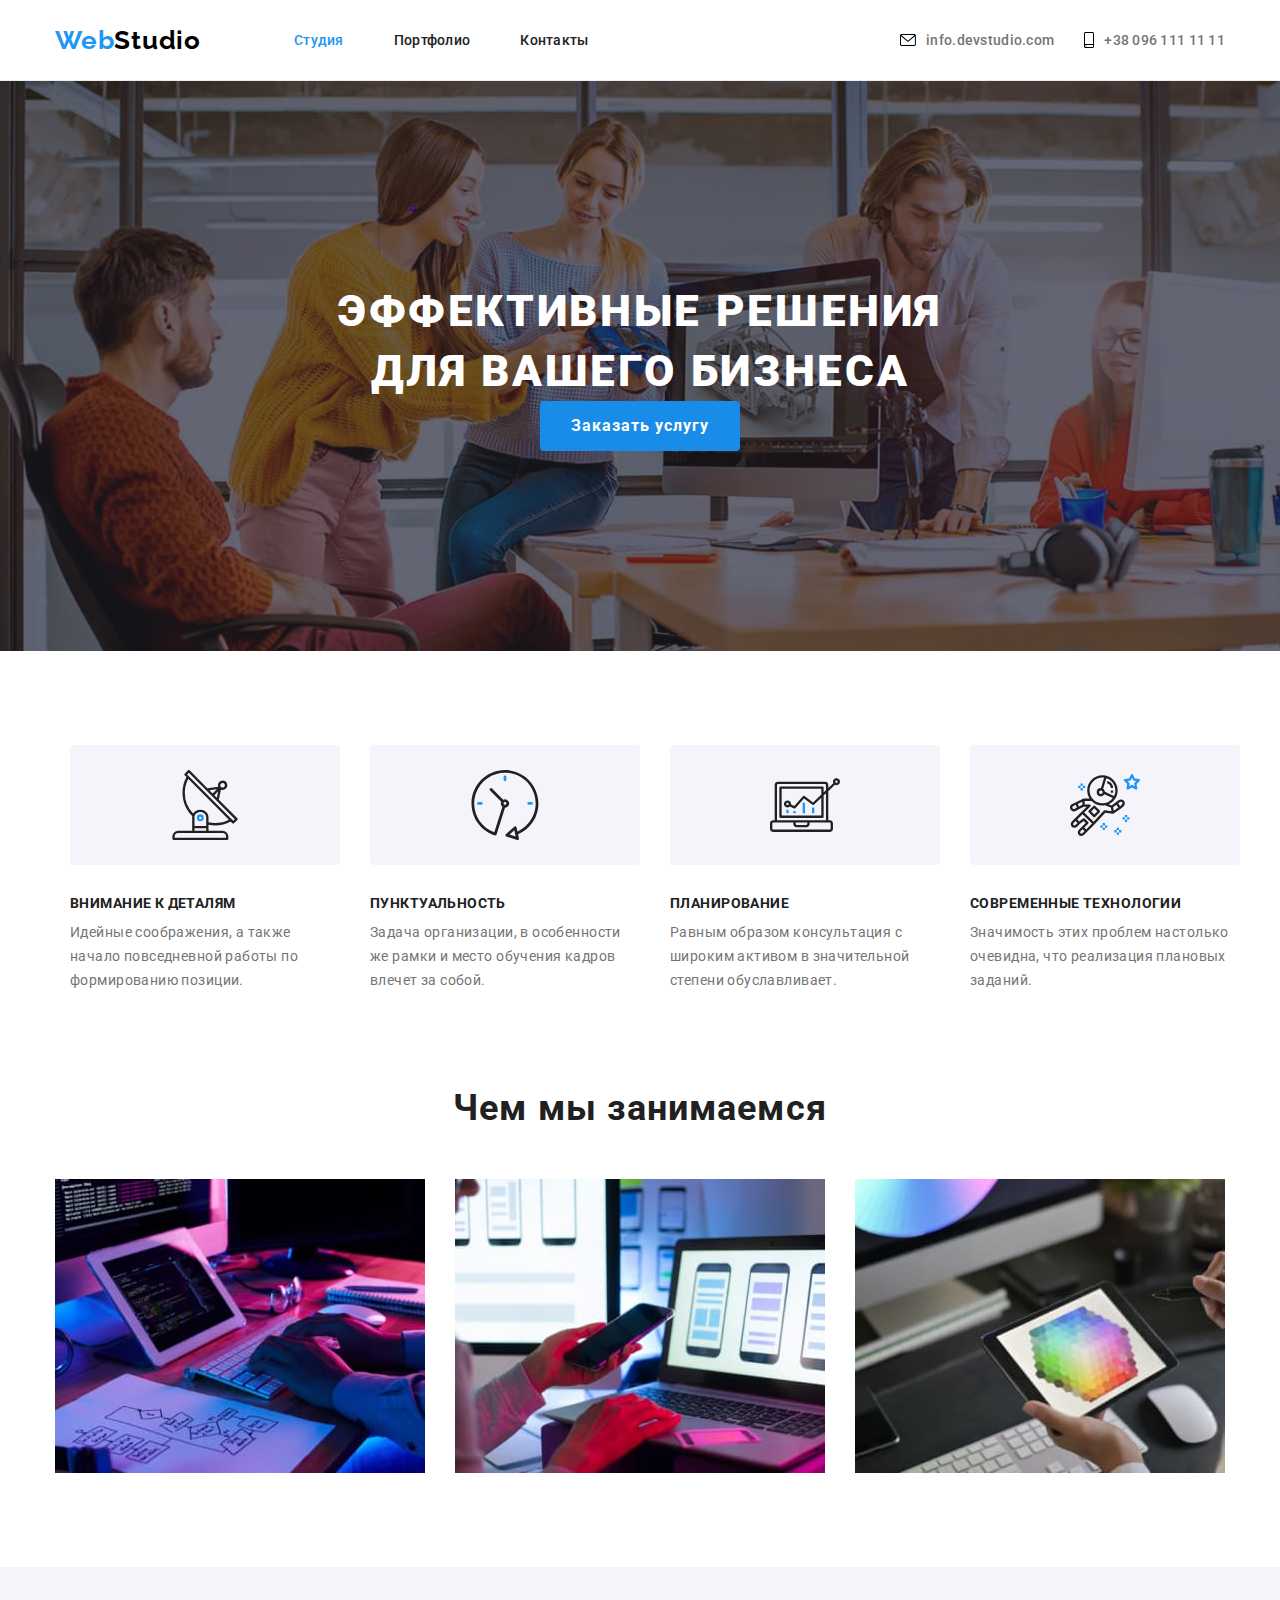
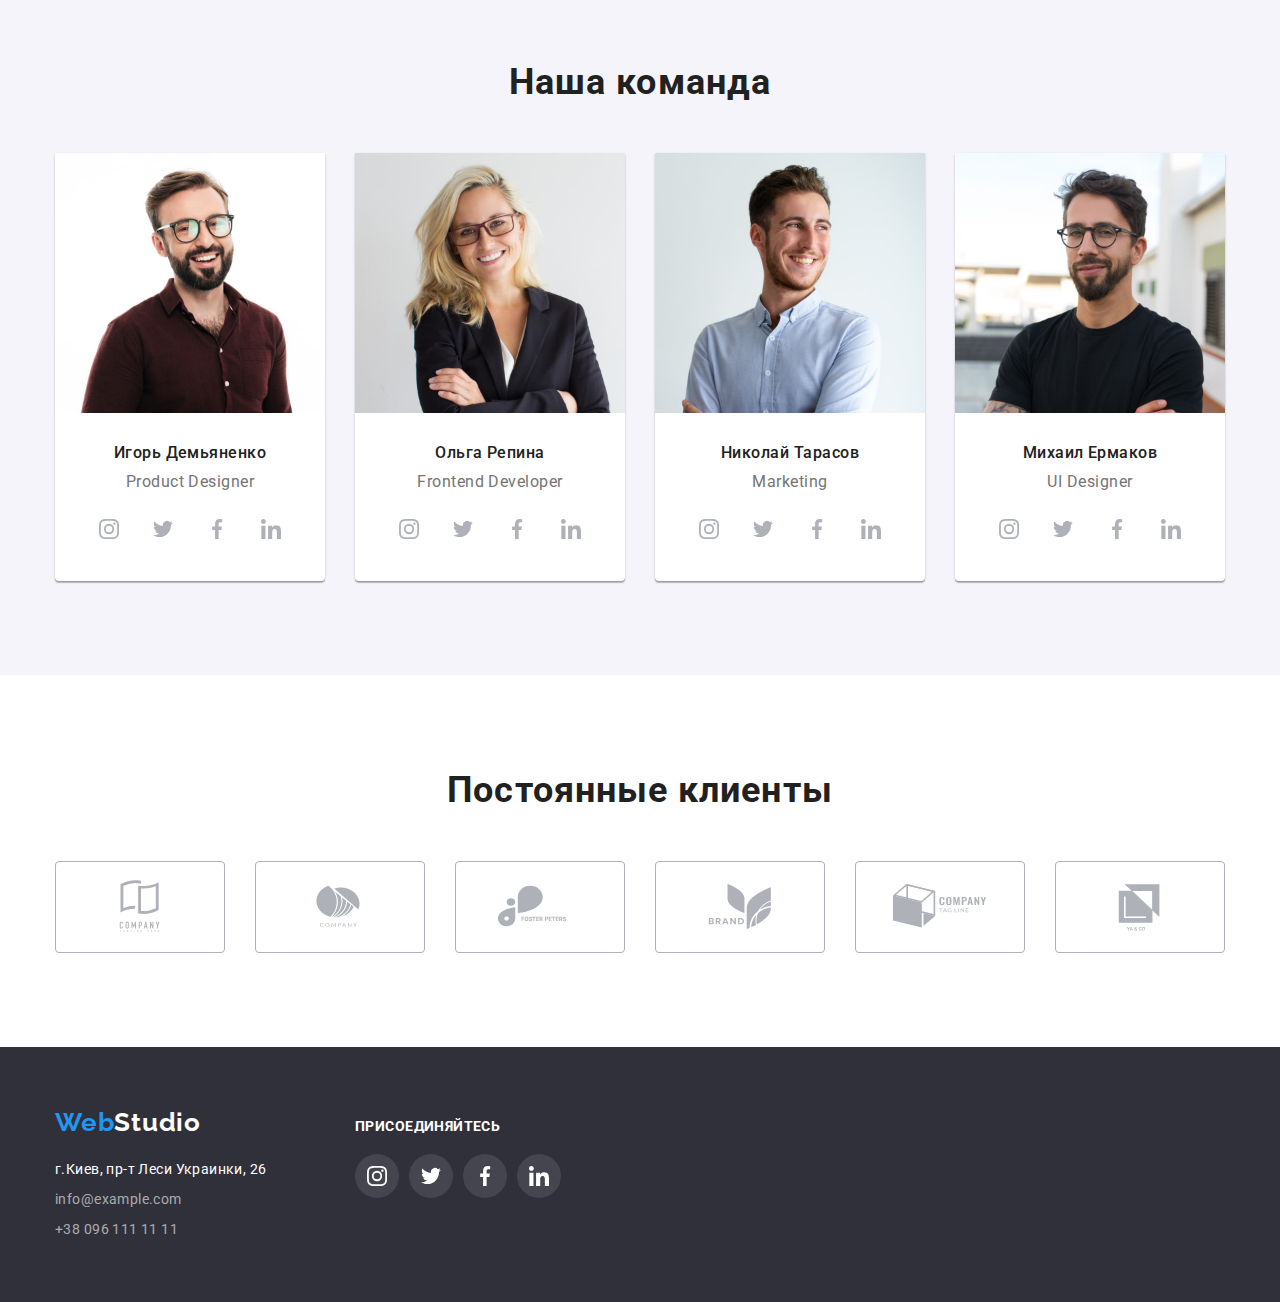
<file: index.html>
<!DOCTYPE html>
<html lang="ru">

<head>
    <meta charset="UTF-8">
    <meta http-equiv="X-UA-Compatible" content="IE=edge">
    <meta name="viewport" content="width=device-width, initial-scale=1.0">
    <title>Document</title>
    <link rel="preconnect" href="https://fonts.googleapis.com">
    <link rel="preconnect" href="https://fonts.gstatic.com" crossorigin>
    <link
        href="https://fonts.googleapis.com/css2?family=Raleway:wght@700&family=Roboto:wght@400;500;700;900&display=swap"
        rel="stylesheet">
    <link rel="stylesheet"
        href="https://cdnjs.cloudflare.com/ajax/libs/modern-normalize/1.1.0/modern-normalize.min.css">
    <link rel="stylesheet" href="./css/styles.css" />
</head>

<body>
    <!--Хедер, шапка, навигация по сайту-->
    <header class="page-header">
        <div class="container main-nav">
            <nav class="nav">
                <a href="./index.html" class="logo">
                    <span>Web</span>Studio
                </a>

                <ul class="site-nav list">
                    <li class="site-nav-item"><a class="site-nav-link current" href="./index.html">Студия</a></li>
                    <li class="site-nav-item"><a class="site-nav-link" href="./portfolio.html">Портфолио</a></li>
                    <li class="site-nav-item"><a class="site-nav-link" href="">Контакты</a></li>
                </ul>
            </nav>

            <ul class="aside list">
                <li class="aside-item"> 
                   
                        <a href="mailto:info.devstudio.com" class="aside-link">
                        <svg class="email">
                            <use href="./images/symbol-defs.svg#icon-envelope"></use>
                        </svg>
                        info.devstudio.com</a>
                   
                </li>
                <li class="aside-item"> 
                   
                        <a href="tel:+380961111111" class="aside-link">
                             <svg class="phone">
                                 <use href="./images/symbol-defs.svg#icon-smartphone"></use>
                             </svg>
                         +38 096 111 11 11
                        </a>
                   
                </li>
            </ul>
        </div>
    </header>

    <!--Баннер-->
    <main>

        <section class="banner">
            <h1 class="title">Эффективные решения <br>
                для вашего бизнеса</h1>
            <button class="button" type="button">Заказать услугу</button>
        </section>


        <!--Особенности-->
        <section class="features section">
            <div class="container">
            
                <ul class="features-list container list">
                    <li class="features-item">
                        <div class="features-icon">
                            <svg width="70px" height="70px">
                                <use href="./images/symbol-defs.svg#icon-antenna">

                                </use>
                            </svg>
                        </div>
                        <h3 class="features-subtitle">Внимание к деталям</h3>
                        <p class="features-text">Идейные соображения, а также начало повседневной работы по формированию
                            позиции.</p>
                    </li>
                    <li class="features-item">
                        <div class="features-icon">
                            <svg width="70px" height="70px">
                                <use href="./images/symbol-defs.svg#icon-clock">

                                </use>
                            </svg>
                        </div>
                        <h3 class="features-subtitle">Пунктуальность</h3>
                        <p class="features-text">Задача организации, в особенности же рамки и место обучения кадров
                            влечет
                            за собой.</p>
                    </li>
                    <li class="features-item">
                        <div class="features-icon">
                            <svg width="70px" height="70px">
                                <use href="./images/symbol-defs.svg#icon-diagram">
                        
                                </use>
                            </svg>
                        </div>
                        <h3 class="features-subtitle">Планирование</h3>
                        <p class="features-text">Равным образом консультация с широким активом в значительной степени
                            обуславливает.</p>
                    </li>
                    <li class="features-item">
                        <div class="features-icon">
                            <svg width="70px" height="70px">
                                <use href="./images/symbol-defs.svg#icon-astronaut">
                        
                                </use>
                            </svg>
                        </div>
                        <h3 class="features-subtitle">Современные технологии</h3>
                        <p class="features-text">Значимость этих проблем настолько очевидна, что реализация плановых
                            заданий.</p>
                    </li>
                </ul>
            </div>
        </section>

        <!--Чем мы занимаемся-->
        <section class="section works-section">
            <div class="container">
                <h2 class="subject">Чем мы занимаемся</h2>
                <ul class="subject-list list">
                    <li class="subject-item"><img class="image" src="./images/drop/img.jpg" alt="box1" width="370" />
                    </li>
                    <li class="subject-item"><img class="image" src="./images/drop/box2.jpg" alt="box2" width="370" />
                    </li>
                    <li class="subject-item"><img class="image" src="./images/drop/box3.jpg" alt="box3" width="370" />
                    </li>
                </ul>
            </div>
        </section>

        <!-- Наша команда -->
        <section class="our-team grey section">
            <div class="container">
                <h2 class="subject">Наша команда</h2>
                <ul class="our-team-list list">
                    <li class="our-team-item">
                        <img src="./images/drop/igor.jpg" alt="Игорь Демьяненко" width="270" class="images-team" />
                        <div class="team-name-text">
                            <h3 class="our-team-name">Игорь Демьяненко</h3>
                            <p class="our-team-text">Product Designer</p>
                             <div class="social">
                                <ul class="social-list">
                                    <li class="social-item">
                                        <a href="" class="social-link">
                                        <svg class="social-icon">
                                            <use href="./images/symbol-defs.svg#icon-instagram"> </use>
                                        </svg>
                                        </a>

                                    </li>
                                    <li class="social-item">
                                        <a href="" class="social-link">
                                        <svg class="social-icon">
                                            <use href="./images/symbol-defs.svg#icon-twitter"> </use>
                                        </svg>
                                        </a>
                                    </li>
                                    <li class="social-item">
                                        <a href="" class="social-link">
                                        <svg class="social-icon">
                                            <use href="./images/symbol-defs.svg#icon-facebook"> </use>
                                        </svg>
                                        </a>
                                    </li>
                                    <li class="social-item">
                                        <a href="" class="social-link">
                                        <svg class="social-icon">
                                            <use href="./images/symbol-defs.svg#icon-linkedin"> </use>
                                        </svg>
                                        </a>
                                    </li>
                                </ul>
                                </div>
                            
                        </div>
                    </li>
                    <li class="our-team-item">
                        <img src="./images/drop/olga.jpg" alt="Ольга Репина" width="270" class="images-team" />
                        <div class="team-name-text">
                            <h3 class="our-team-name">Ольга Репина</h3>
                            <p class="our-team-text">Frontend Developer</p>
                            <div class="social">
                                <ul class="social-list">
                                    <li class="social-item">
                                        <a href="" class="social-link">
                                            <svg class="social-icon">
                                                <use href="./images/symbol-defs.svg#icon-instagram"> </use>
                                            </svg>
                                        </a>
                            
                                    </li>
                                    <li class="social-item">
                                        <a href="" class="social-link">
                                            <svg class="social-icon">
                                                <use href="./images/symbol-defs.svg#icon-twitter"> </use>
                                            </svg>
                                        </a>
                                    </li>
                                    <li class="social-item">
                                        <a href="" class="social-link">
                                            <svg class="social-icon">
                                                <use href="./images/symbol-defs.svg#icon-facebook"> </use>
                                            </svg>
                                        </a>
                                    </li>
                                    <li class="social-item">
                                        <a href="" class="social-link">
                                            <svg class="social-icon">
                                                <use href="./images/symbol-defs.svg#icon-linkedin"> </use>
                                            </svg>
                                        </a>
                                    </li>
                                </ul>
                            </div>
                        </div>
                    </li>
                    <li class="our-team-item">
                        <img src="./images/drop/nicholas.jpg" alt="Николай Тарасов" width="270" class="images-team" />
                        <div class="team-name-text">
                            <h3 class="our-team-name">Николай Тарасов</h3>
                            <p class="our-team-text">Marketing</p>
                            <div class="social">
                                <ul class="social-list">
                                    <li class="social-item">
                                        <a href="" class="social-link">
                                            <svg class="social-icon">
                                                <use href="./images/symbol-defs.svg#icon-instagram"> </use>
                                            </svg>
                                        </a>
                            
                                    </li>
                                    <li class="social-item">
                                        <a href="" class="social-link">
                                            <svg class="social-icon">
                                                <use href="./images/symbol-defs.svg#icon-twitter"> </use>
                                            </svg>
                                        </a>
                                    </li>
                                    <li class="social-item">
                                        <a href="" class="social-link">
                                            <svg class="social-icon">
                                                <use href="./images/symbol-defs.svg#icon-facebook"> </use>
                                            </svg>
                                        </a>
                                    </li>
                                    <li class="social-item">
                                        <a href="" class="social-link">
                                            <svg class="social-icon">
                                                <use href="./images/symbol-defs.svg#icon-linkedin"> </use>
                                            </svg>
                                        </a>
                                    </li>
                                </ul>
                            </div>
                        </div>
                    </li>
                    <li class="our-team-item">
                        <img src="./images/drop/michael.jpg" alt="Михаил Ермаков" width="270" class="images-team" />
                        <div class="team-name-text">
                            <h3 class="our-team-name">Михаил Ермаков</h3>
                            <p class="our-team-text">UI Designer</p>
                            <div class="social">
                                <ul class="social-list">
                                    <li class="social-item">
                                        <a href="" class="social-link">
                                            <svg class="social-icon">
                                                <use href="./images/symbol-defs.svg#icon-instagram"> </use>
                                            </svg>
                                        </a>
                            
                                    </li>
                                    <li class="social-item">
                                        <a href="" class="social-link">
                                            <svg class="social-icon">
                                                <use href="./images/symbol-defs.svg#icon-twitter"> </use>
                                            </svg>
                                        </a>
                                    </li>
                                    <li class="social-item">
                                        <a href="" class="social-link">
                                            <svg class="social-icon">
                                                <use href="./images/symbol-defs.svg#icon-facebook"> </use>
                                            </svg>
                                        </a>
                                    </li>
                                    <li class="social-item">
                                        <a href="" class="social-link">
                                            <svg class="social-icon">
                                                <use href="./images/symbol-defs.svg#icon-linkedin"> </use>
                                            </svg>
                                        </a>
                                    </li>
                                </ul>
                            </div>
                        </div>
                    </li>
                </ul>
            </div>
        </section>
    

        <!--Постоянные клиенты-->
        <section class="regular-client section">
            <div class="container">
                <h2 class="subject">Постоянные клиенты</h2>
                <div class="clients">
                    <ul class="clients-list">
                    <li class="clients-item">
                        <a href="" class="clients-link">
                            <svg class="clients-logo">
                                <use href="./images/symbol-defs.svg#icon-logo"></use>
                            </svg>
                        </a>
                    </li>
                    <li class="clients-item">
                        <a href="" class="clients-link">
                            <svg class="clients-logo">
                                <use href="./images/symbol-defs.svg#icon-logo2"></use>
                            </svg>
                        </a>
                    </li>
                    <li class="clients-item">
                        <a href="" class="clients-link">
                            <svg class="clients-logo">
                                <use href="./images/symbol-defs.svg#icon-logo3"></use>
                            </svg>
                        </a>
                    </li>
                    <li class="clients-item">
                        <a href="" class="clients-link">
                        <svg class="clients-logo">
                            <use href="./images/symbol-defs.svg#icon-logo4"></use>
                        </svg>
                    </a>
                    </li>
                    <li class="clients-item">
                        <a href="" class="clients-link">
                            <svg class="clients-logo">
                                <use href="./images/symbol-defs.svg#icon-logo5"></use>
                            </svg>
                        </a>
                    </li>
                    <li class="clients-item">
                        <a href="" class="clients-link">
                            <svg class="clients-logo">
                                <use href="./images/symbol-defs.svg#icon-logo6"></use>
                            </svg>
                        </a>
                    </li>
                    </ul>
                </div>

            </div>

        </section>

    </main>

    <!-- Футтер -->
    <footer class="footer">
        <div class="container footer-box">
            <div class="contacts">
            <a href="./index.html" class="logo dark">
                <span>Web</span>Studio
            </a>
            <address class="address">
                <p class="footer-address">
                    г.Киев, пр-т Леси Украинки, 26
                </p>
                <ul class="footer-list list">
                    <li class="footer-item">
                        <a href="mailto:info@example.com" class="footer-link">info@example.com</a>
                    </li>
                    <li class="footer-item">
                        <a href="tel:+380961111111" class="footer-link">+38 096 111 11 11</a>
                    </li>
                </ul>
            </address>
            </div>

            <div class="join">
                <h3 class="join-subtitle">Присоединяйтесь</h3>
                <ul class="footer-social-list">
                    <li class="footer-social-item">
                        <a href="" class="footer-social-link">
                            <svg class="footer-social-icon">
                                <use href="./images/symbol-defs.svg#icon-instagram"> </use>
                            </svg>
                        </a>
                    </li>
                        <li class="footer-social-item">
                            <a href="" class="footer-social-link">
                                <svg class="footer-social-icon">
                                    <use href="./images/symbol-defs.svg#icon-twitter"> </use>
                                </svg>
                            </a>
                        </li>
                        <li class="footer-social-item">
                            <a href="" class="footer-social-link">
                                <svg class="footer-social-icon">
                                    <use href="./images/symbol-defs.svg#icon-facebook"> </use>
                                </svg>
                            </a>
                        </li>
                        <li class="footer-social-item">
                            <a href="" class="footer-social-link">
                                <svg class="footer-social-icon">
                                    <use href="./images/symbol-defs.svg#icon-linkedin"> </use>
                                </svg>
                            </a>
                        </li>
                 </ul>
            </div>
        </div>

    </footer>

</body>

</html>
</file>
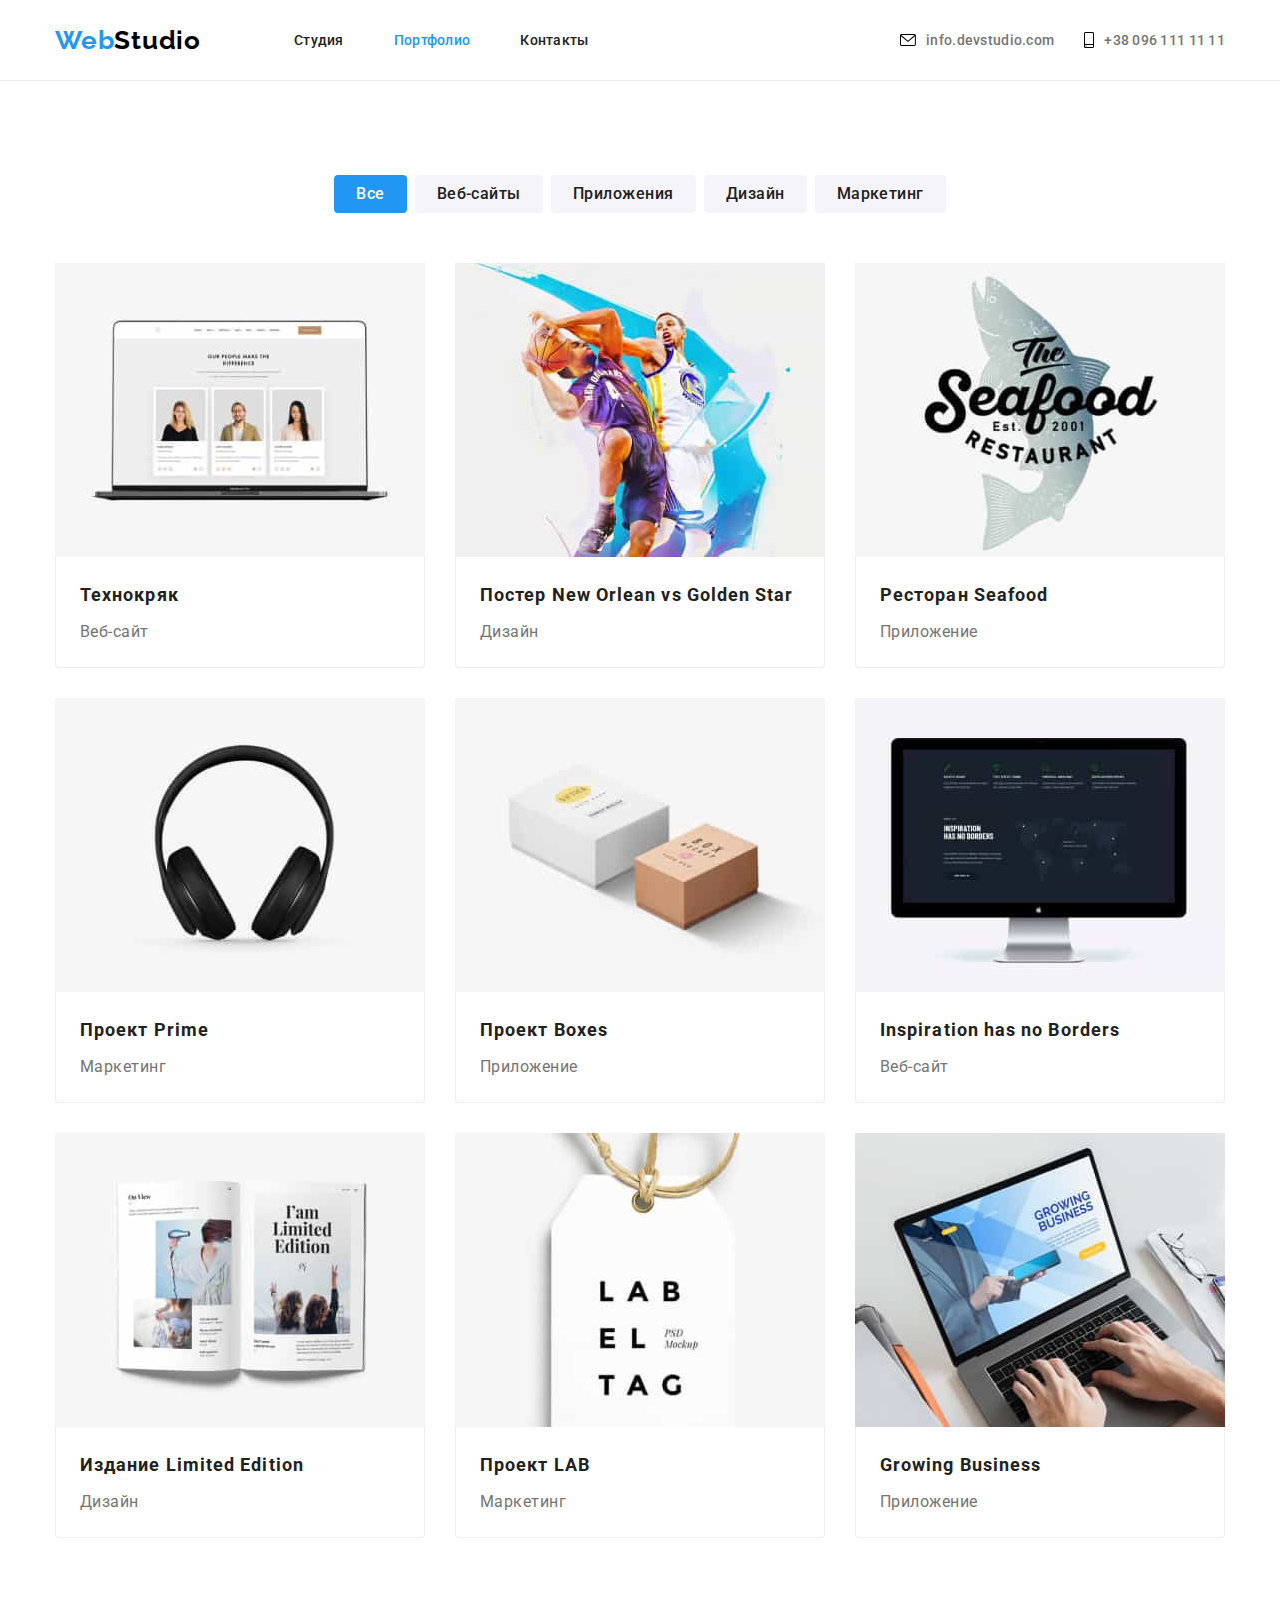
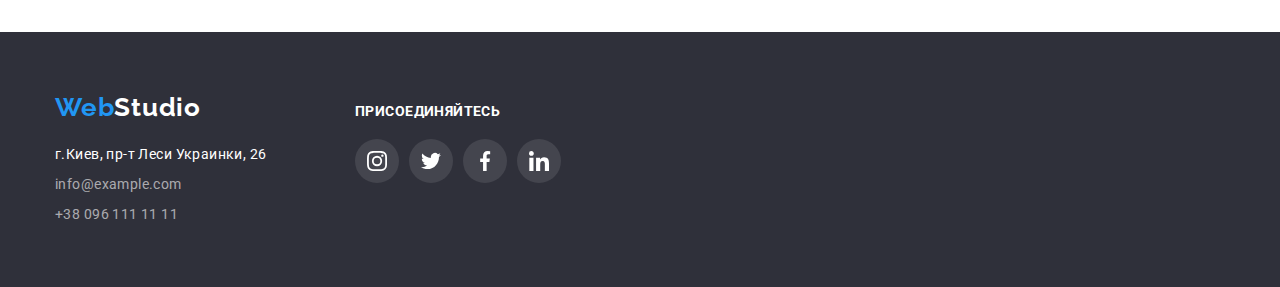
<file: portfolio.html>
<!DOCTYPE html>
<html lang="ru">

<head>
    <meta charset="UTF-8">
    <meta http-equiv="X-UA-Compatible" content="IE=edge">
    <meta name="viewport" content="width=device-width, initial-scale=1.0">
    <title>Document</title>
    <link rel="preconnect" href="https://fonts.googleapis.com">
    <link rel="preconnect" href="https://fonts.gstatic.com" crossorigin>
    <link
        href="https://fonts.googleapis.com/css2?family=Raleway:wght@700&family=Roboto:wght@400;500;700;900&display=swap"
        rel="stylesheet">
    <link rel="stylesheet"
        href="https://cdnjs.cloudflare.com/ajax/libs/modern-normalize/1.1.0/modern-normalize.min.css">
    <link rel="stylesheet" href="./css/styles.css" />
</head>

<!--Шапка (баннер)-->

<body>
    <header class="page-header">
        <div class="container main-nav">
            <nav class="nav">
                <a href="./index.html" class="logo">
                    <span>Web</span>Studio
                </a>
    
                <ul class="site-nav list">
                    <li class="site-nav-item"><a class="site-nav-link" href="./index.html">Студия</a></li>
                    <li class="site-nav-item"><a class="site-nav-link current" href="./portfolio.html">Портфолио</a></li>
                    <li class="site-nav-item"><a class="site-nav-link" href="">Контакты</a></li>
                </ul>
            </nav>
    
            <ul class="aside list">
                <li class="aside-item">
    
                    <a href="mailto:info.devstudio.com" class="aside-link">
                        <svg class="email">
                            <use href="./images/symbol-defs.svg#icon-envelope"></use>
                        </svg>
                        info.devstudio.com</a>
    
                </li>
                <li class="aside-item">
    
                    <a href="tel:+380961111111" class="aside-link">
                        <svg class="phone">
                            <use href="./images/symbol-defs.svg#icon-smartphone"></use>
                        </svg>
                        +38 096 111 11 11
                    </a>
    
                </li>
            </ul>
        </div>
    </header>

    <!--Портфолио-->
    <main>

        <section class="portfolio-nav section">
            <div class="container">
                <h1 class="portfolio"> Портфолио </h1>
                <ul class="portfolio-nav-list list">
                    <li class="portfolio-nav-button"><button class="portfolio-button button-all"
                            type="button">Все</button></li>
                    <li class="portfolio-nav-button"><button class="portfolio-button" type="button">Веб-сайты</button>
                    </li>
                    <li class="portfolio-nav-button"><button class="portfolio-button" type="button">Приложения</button>
                    </li>
                    <li class="portfolio-nav-button"><button class="portfolio-button" type="button">Дизайн</button></li>
                    <li class="portfolio-nav-button"><button class="portfolio-button" type="button">Маркетинг</button>
                    </li>
                </ul>

                <ul class="portfolio-list list">
                    <li class="portfolio-item">
                        <a href="#" class="portfolio-link">
                            <img src="./images/drop/img1.jpg" alt="Открытая страница сайта на ноутбуке" width="370"
                                class="images">
                            <div class="portfolio-card">
                                <h2 class="subtitle">Технокряк</h2>
                                <p class="text">Веб-сайт</p>
                            </div>
                        </a>
                    </li>
                    <li class="portfolio-item">
                        <a href="" class="portfolio-link">
                            <img src="./images/drop/img2.jpg" alt="Баскетбольные противники" width="370" class="images">
                            <div class="portfolio-card">
                                <h2 class="subtitle">Постер New Orlean vs Golden Star</h2>
                                <p class="text">Дизайн</p>
                            </div>
                        </a>
                    </li>
                    <li class="portfolio-item">
                        <a href="" class="portfolio-link">
                            <img src="./images/drop/img3.jpg" alt="Логотип рыбного ресторана, рыба на фоне названия"
                                width="370" class="images">
                            <div class="portfolio-card">
                                <h2 class="subtitle">Ресторан Seafood</h2>
                                <p class="text">Приложение</p>
                            </div>
                        </a>
                    </li>
                    <li class="portfolio-item">
                        <a href="" class="portfolio-link">
                            <img src="./images/drop/img4.jpg" alt="Наушники" width="370" class="images">
                            <div class="portfolio-card">
                                <h2 class="subtitle">Проект Prime</h2>
                                <p class="text">Маркетинг</p>
                            </div>
                        </a>
                    </li>
                    <li class="portfolio-item">
                        <a href="" class="portfolio-link">
                            <img src="./images/drop/img5.jpg" alt="Две картонные коробочки" width="370" class="images">
                            <div class="portfolio-card">
                                <h2 class="subtitle">Проект Boxes</h2>
                                <p class="text">Приложение</p>
                            </div>
                        </a>
                    </li>
                    <li class="portfolio-item">
                        <a href="" class="portfolio-link">
                            <img src="./images/drop/img6.jpg" alt="Монитор компьютера" width="370" class="images">
                            <div class="portfolio-card">
                                <h2 class="subtitle">Inspiration has no Borders</h2>
                                <p class="text">Веб-сайт</p>
                            </div>
                        </a>
                    </li>
                    <li class="portfolio-item">
                        <a href="" class="portfolio-link">
                            <img src="./images/drop/img7.jpg" alt="Открытая книга" width="370" class="images">
                            <div class="portfolio-card">
                                <h2 class="subtitle">Издание Limited Edition</h2>
                                <p class="text">Дизайн</p>
                            </div>
                        </a>
                    </li>
                    <li class="portfolio-item">
                        <a href="" class="portfolio-link">
                            <img src="./images/drop/img8.jpg" alt="Бирка" width="370" class="images">
                            <div class="portfolio-card">
                                <h2 class="subtitle">Проект LAB</h2>
                                <p class="text">Маркетинг</p>
                            </div>
                        </a>
                    </li>
                    <li class="portfolio-item">
                        <a href="" class="portfolio-link">
                            <img src="./images/drop/img9.jpg" alt="Руки человека который печатает на ноутбуке"
                                width="370" class="images">
                            <div class="portfolio-card">
                                <h2 class="subtitle">Growing Business</h2>
                                <p class="text">Приложение</p>
                            </div>
                        </a>
                    </li>
                </ul>
            </div>
        </section>
    </main>

    <!-- Футтер -->
    <footer class="footer">
        <div class="container footer-box">
            <div class="contacts">
                <a href="./index.html" class="logo dark">
                    <span>Web</span>Studio
                </a>
                <address class="address">
                    <p class="footer-address">
                        г.Киев, пр-т Леси Украинки, 26
                    </p>
                    <ul class="footer-list list">
                        <li class="footer-item">
                            <a href="mailto:info@example.com" class="footer-link">info@example.com</a>
                        </li>
                        <li class="footer-item">
                            <a href="tel:+380961111111" class="footer-link">+38 096 111 11 11</a>
                        </li>
                    </ul>
                </address>
            </div>
    
            <div class="join">
                <h3 class="join-subtitle">Присоединяйтесь</h3>
                <ul class="footer-social-list">
                    <li class="footer-social-item">
                        <a href="" class="footer-social-link">
                            <svg class="footer-social-icon">
                                <use href="./images/symbol-defs.svg#icon-instagram"> </use>
                            </svg>
                        </a>
                    </li>
                    <li class="footer-social-item">
                        <a href="" class="footer-social-link">
                            <svg class="footer-social-icon">
                                <use href="./images/symbol-defs.svg#icon-twitter"> </use>
                            </svg>
                        </a>
                    </li>
                    <li class="footer-social-item">
                        <a href="" class="footer-social-link">
                            <svg class="footer-social-icon">
                                <use href="./images/symbol-defs.svg#icon-facebook"> </use>
                            </svg>
                        </a>
                    </li>
                    <li class="footer-social-item">
                        <a href="" class="footer-social-link">
                            <svg class="footer-social-icon">
                                <use href="./images/symbol-defs.svg#icon-linkedin"> </use>
                            </svg>
                        </a>
                    </li>
                </ul>
            </div>
        </div>
    
    </footer>

</body>

</html>
</file>
<file: css/styles.css>
:root {
  --primary-text-color: #212121;
  --secondary-text-color: #757575;
  --accent-color: #2196f3;
  --primary-white-color: #fff;
  --portfolio-button: #f5f4fa;
  --black-color: #000;
  --background-footer-color: #2f303a;
  --portfolio-item-hover: #eee;
  --social: #afb1b8;
}

body {
  background-color: var(--primary-white-color);
  font-family: "Roboto", sans-serif;
  color: var(--primary-text-color);
}

/*Утилиты*/
.list {
  list-style: none;
  margin: 0;
}

h1,
h2,
h3,
p {
  margin-bottom: 0;
  margin-top: 0;
}

/*****************Хедер, шапка страницы******************/
.logo > span {
  color: var(--accent-color);
}

.footer.logo {
  color: var(--primary-white-color);
}

.logo {
  display: block;
  padding-top: 24px;
  padding-bottom: 24px;

  color: var(--black-color);
  text-decoration: none;
  font-family: Raleway;
  font-style: normal;
  font-weight: bold;
  font-size: 26px;
  line-height: 1.192;
  letter-spacing: 0.03em;
}

.logo.dark {
  color: var(--primary-white-color);
  padding-top: 0;
  padding-bottom: 0;
  margin-bottom: 20px;

  /*outline: 2px solid #fff;*/
}

.site-nav-link {
  font-weight: 500;
  font-size: 14px;
  line-height: 1.143;
  letter-spacing: 0.02em;
  text-decoration: none;
  color: var(--primary-text-color);
}

.current {
  color: var(--accent-color);
}

.grey {
  background-color: var(--portfolio-button);
}

.aside-link {
  display: flex;
  align-items: center;
  text-decoration: none;
  letter-spacing: 0.02em;
  font-weight: 500;
  font-size: 14px;
  line-height: 1.143;
  letter-spacing: 0.02em;
  color: var(--secondary-text-color);
}

.site-nav-link:hover,
.site-nav-link:focus,
.aside-link:hover,
.aside-link:focus,
.footer-link:focus,
.footer-link:hover {
  color: var(--accent-color);
}

.aside-link:hover svg,
.aside-link:focus svg {
  fill: var(--accent-color);
}

.container {
  padding: 0 15px;
  width: 1200px;
  margin-right: auto;
  margin-left: auto;
}

.main-nav {
  display: flex;
  align-items: center;
}

.site-nav {
  display: flex;
  margin-left: 93px;
  padding-left: 0;
}

.nav {
  display: flex;
  align-items: center;
}

.site-nav-item {
  margin: 0;
}

.site-nav-item:not(:last-child) {
  margin-right: 50px;
}

.site-nav-link {
  display: block;
  padding-top: 32px;
  padding-bottom: 32px;
}

.aside {
  display: flex;
  margin-left: auto;
  padding-left: 0;
}

.aside-link {
  padding-top: 32px;
  padding-bottom: 32px;
}

.aside-item + .aside-item {
  margin-left: 30px;
}

.page-header {
  border-bottom: 1px solid #ececec;
}

.email {
  width: 16px;
  height: 12px;
  margin-right: 10px;
}

.phone {
  width: 10px;
  height: 16px;
  margin-right: 10px;
}

/***************Портфолио****************/

.portfolio {
  position: absolute;
  width: 1px;
  height: 1px;
  margin: -1px;
  border: 0;
  padding: 0;
  white-space: nowrap;
  clip-path: inset(100%);
  clip: rect(0 0 0 0);
  overflow: hidden;
}

.portfolio-list {
  display: flex;
  flex-wrap: wrap;
  list-style: none;
  margin: 0;
  padding: 0;
  margin-left: -30px;
  margin-top: -30px;
}

.portfolio-item {
  /*outline: 2px solid blueviolet;*/

  flex-basis: calc(100% / 3 - 30px);
  margin-left: 30px;
  margin-top: 30px;
}

/* .portfolio-nav-button {
  display: block;
} */
.portfolio-link {
  display: block;
  text-decoration: none;
}

.portfolio-link:focus,
.portfolio-link:hover {
  background-color: var(--primary-white-color);
  box-shadow: 0px 1px 1px rgba(0, 0, 0, 0.12), 0px 4px 4px rgba(0, 0, 0, 0.06),
    1px 4px 6px rgba(0, 0, 0, 0.16);
}

.portfolio-nav-button > button:hover,
.portfolio-nav-button > button:focus {
  color: var(--primary-white-color);
  background-color: var(--accent-color);
  cursor: pointer;
  box-shadow: 0px 3px 1px rgba(0, 0, 0, 0.1), 0px 1px 2px rgba(0, 0, 0, 0.08),
    0px 2px 2px rgba(0, 0, 0, 0.12);
  border-radius: 4px;
}
.portfolio-nav-button:not(:last-child) {
  margin-right: 8px;
}

.portfolio-nav-list {
  display: flex;
  padding-left: 0;
  margin-bottom: 50px;
  justify-content: center;
}

.portfolio-button {
  display: block;
  border-radius: 4px;
  /*border-color: transparent;*/
  border: none;
  margin: 0;
  padding: 6px 22px;

  font-family: inherit;
  font-weight: 500;
  font-size: 16px;
  line-height: 1.625;
  color: var(--primary-text-color);
  background-color: var(--portfolio-button);
  letter-spacing: 0.03em;
}

.portfolio-card {
  border-right: 1px solid var(--portfolio-item-hover);
  border-bottom: 1px solid var(--portfolio-item-hover);
  border-left: 1px solid var(--portfolio-item-hover);
  padding: 20px 24px;
  border-radius: 0 0 4px 4px;
}
.button-all {
  background-color: var(--accent-color);
  color: var(--primary-white-color);
}

.subtitle {
  color: var(--primary-text-color);
  font-weight: bold;
  font-size: 18px;
  line-height: 2;
  letter-spacing: 0.06em;
  margin-bottom: 4px;
}

.text {
  color: var(--secondary-text-color);
  font-weight: normal;
  font-size: 16px;
  line-height: 1.875;
  letter-spacing: 0.03em;
}

.button {
  border-radius: 4px;
  border-color: transparent;
  width: 200px;
  height: 50px;
  padding: 0;

  font-family: inherit;
  font-weight: 500;
  font-size: 16px;
  line-height: 1.625;
  background-color: var(--portfolio-button);
  color: var(--primary-text-color);
  letter-spacing: 0.06em;
}

.images {
  display: block;
  width: 100%;
  height: auto;
}

/**************Футтер***********************/

.footer {
  padding-top: 60px;
  padding-bottom: 60px;

  background: var(--background-footer-color);
}

.footer-link {
  color: rgba(255, 255, 255, 0.6);
  font-weight: normal;
  font-size: 14px;
  line-height: 1.714;
  text-decoration: none;
  font-style: normal;
  letter-spacing: 0.03em;
}
.footer-address {
  color: var(--primary-white-color);
  font-weight: normal;
  font-size: 14px;
  line-height: 1.714;
  text-decoration: none;
  font-style: normal;
  letter-spacing: 0.03em;
  margin-bottom: 6px;
}

.footer-list {
  justify-content: left;
  padding-left: 0;
}

.footer-item:not(:last-child) {
  margin-bottom: 6px;
}

.join {
  display: block;
  width: 206px;
  height: 80px;
  justify-content: center;
  margin-left: 70px;
}

.join-subtitle {
  font-family: inherit;
  font-weight: bold;
  font-size: 14px;
  line-height: 1.143;
  letter-spacing: 0.03em;
  text-transform: uppercase;
  color: var(--primary-white-color);
  margin-bottom: 20px;
}

.footer-social-link {
  display: flex;
  width: 44px;
  height: 44px;
  border-radius: 50%;
  justify-content: center;
  align-items: center;
  background-color: rgba(255, 255, 255, 0.1);
}

.footer-social-link:hover,
.footer-social-link:focus {
  background-color: var(--accent-color);
}

.footer-social-list {
  display: flex;
  padding-left: 0;
  margin: 0;
}

.footer-social-item:not(:last-child) {
  margin-right: 10px;
}

.footer-social-icon {
  /*display: block;*/
  width: 20px;
  height: 20px;
  fill: var(--primary-white-color);
}

.footer-social-item {
  display: flex;
  list-style: none;
  height: auto;
}

.footer-box {
  display: flex;
  align-items: baseline;
}

.contacts {
  min-width: 230px;
}

/***************Главная страница****************/
.title {
  font-weight: 900;
  font-size: 44px;
  line-height: 1.364;
  color: var(--primary-white-color);
  text-transform: uppercase;
  letter-spacing: 0.06em;
}
.banner {
  background: var(--background-footer-color);
  text-align: center;
  max-width: 1600px;
  margin-right: auto;
  margin-left: auto;
  background-image: linear-gradient(
      rgba(47, 48, 58, 0.4),
      rgba(47, 48, 58, 0.4)
    ),
    url(../images/img10.jpg);
  background-size: cover;
  background-repeat: no-repeat;
}
.features-subtitle {
  margin: 0 0 10px 0;

  color: var(--primary-text-color);
  font-style: normal;
  font-weight: bold;
  font-size: 14px;
  line-height: 1.143;
  text-transform: uppercase;
  letter-spacing: 0.03em;
}
.features-text {
  margin: 0;

  color: var(--secondary-text-color);
  font-weight: normal;
  font-size: 14px;
  line-height: 1.714;
  letter-spacing: 0.03em;
}
.features-list {
  display: flex;
}

.features-item {
  width: 270px;
  text-align: left;
}
.features-item:not(:last-child) {
  margin-right: 30px;
}

.subject {
  text-align: center;

  color: var(--primary-text-color);

  font-style: normal;
  font-weight: bold;
  font-size: 36px;
  line-height: 1.167;
  letter-spacing: 0.03em;
}

.subject-list {
  display: flex;
  padding-left: 0;
}

/************Наша команда************/

.our-team-name {
  text-align: center;
  margin-bottom: 10px;

  font-weight: 500;
  font-size: 16px;
  line-height: 1.188;
  letter-spacing: 0.03em;
  color: var(--primary-text-color);
}

.our-team-text {
  text-align: center;

  font-weight: normal;
  font-size: 16px;
  line-height: 1.188;
  letter-spacing: 0.03em;
  color: var(--secondary-text-color);
  margin-bottom: 16px;
}

.our-team-list {
  display: flex;
  padding-left: 0;
}

.our-team-item {
  background-color: var(--primary-white-color);

  width: 270px;
  box-shadow: 0px 1px 3px rgba(0, 0, 0, 0.12), 0px 1px 1px rgba(0, 0, 0, 0.14),
    0px 2px 1px rgba(0, 0, 0, 0.2);
  border-radius: 0 0 4px 4px;
}

.our-team-item:not(:last-child) {
  margin-right: 30px;
}

.images-team {
  display: block;
  max-width: 100%;
  height: auto;
}

.team-name-text {
  padding: 30px 32px;
}

.social {
  display: flex;
  width: 206px;
  height: 44px;
  fill: var(--social);
}

.social-link {
  display: flex;
  width: 44px;
  height: 44px;
  border-radius: 50%;
  background-color: var(--primary-white-color);
  align-items: center;
  justify-content: center;
}

.social-list {
  display: flex;
  list-style-type: none;
  padding: 0;
  justify-content: center;
}

.social-item:not(:last-child) {
  margin-right: 10px;
}

.social-icon {
  width: 20px;
  height: 20px;
  fill: var(--social);
}

/*.social-icon:hover,
.social-icon:focus {
  fill: var(--primary-white-color);
}*/

.social-link:hover svg,
.social-link:focus svg {
  fill: var(--primary-white-color);
  cursor: pointer;
}

.social-link:hover,
.social-link:focus {
  background-color: var(--accent-color);
}

.social-item {
  display: flex;
  height: auto;
}

/******************* Наши клиенты *********************/

.clients-list {
  display: flex;
  list-style-type: none;
  padding: 0;
  margin-top: 0;
  margin-bottom: 0;
  justify-content: center;
}

.clients-logo {
  fill: var(--social);
  width: 106px;
  height: 60px;
}

.clients-link {
  display: flex;
  justify-content: center;
  align-items: center;
  width: 170px;
  height: 92px;

  border: 1px solid var(--social);
  border-radius: 4px;
  cursor: pointer;
}

.clients-item:not(:last-child) {
  margin-right: 30px;
}

.clients-item {
  border-color: var(--social);
}

.clients-link:hover svg,
.clients-link:focus svg {
  fill: var(--accent-color);
}

.clients-link:hover,
.clients-link:focus {
  border-color: var(--accent-color);
  cursor: pointer;
}

/* *************Кнопка баннера ********************/
.banner > button {
  font-style: normal;
  font-weight: bold;
  font-size: 16px;
  line-height: 1.875;
  letter-spacing: 0.06em;
  color: var(--primary-white-color);
  background-color: #188ce8;
}

.banner > button:focus,
.banner > button:hover {
  color: var(--primary-white-color);
  cursor: pointer;
  background-color: var(--accent-color);
}

.banner {
  padding-top: 200px;
  padding-bottom: 200px;
}

.subject {
  margin-bottom: 50px;
}

.subject-item {
  width: 370px;
  height: 294px;
}
.subject-item:not(:last-child) {
  margin-right: 30px;
}

.section {
  padding-top: 94px;
  padding-bottom: 94px;
}

.works-section {
  padding-top: 0;
}

.features-icon {
  display: flex;
  justify-content: center;
  align-items: center;
  text-align: center;
  list-style: none;
  /* padding: 25px 100px; */
  margin-bottom: 30px;

  width: 270px;
  height: 120px;
  background: var(--portfolio-button);
  border-radius: 4px;
}
</file>
